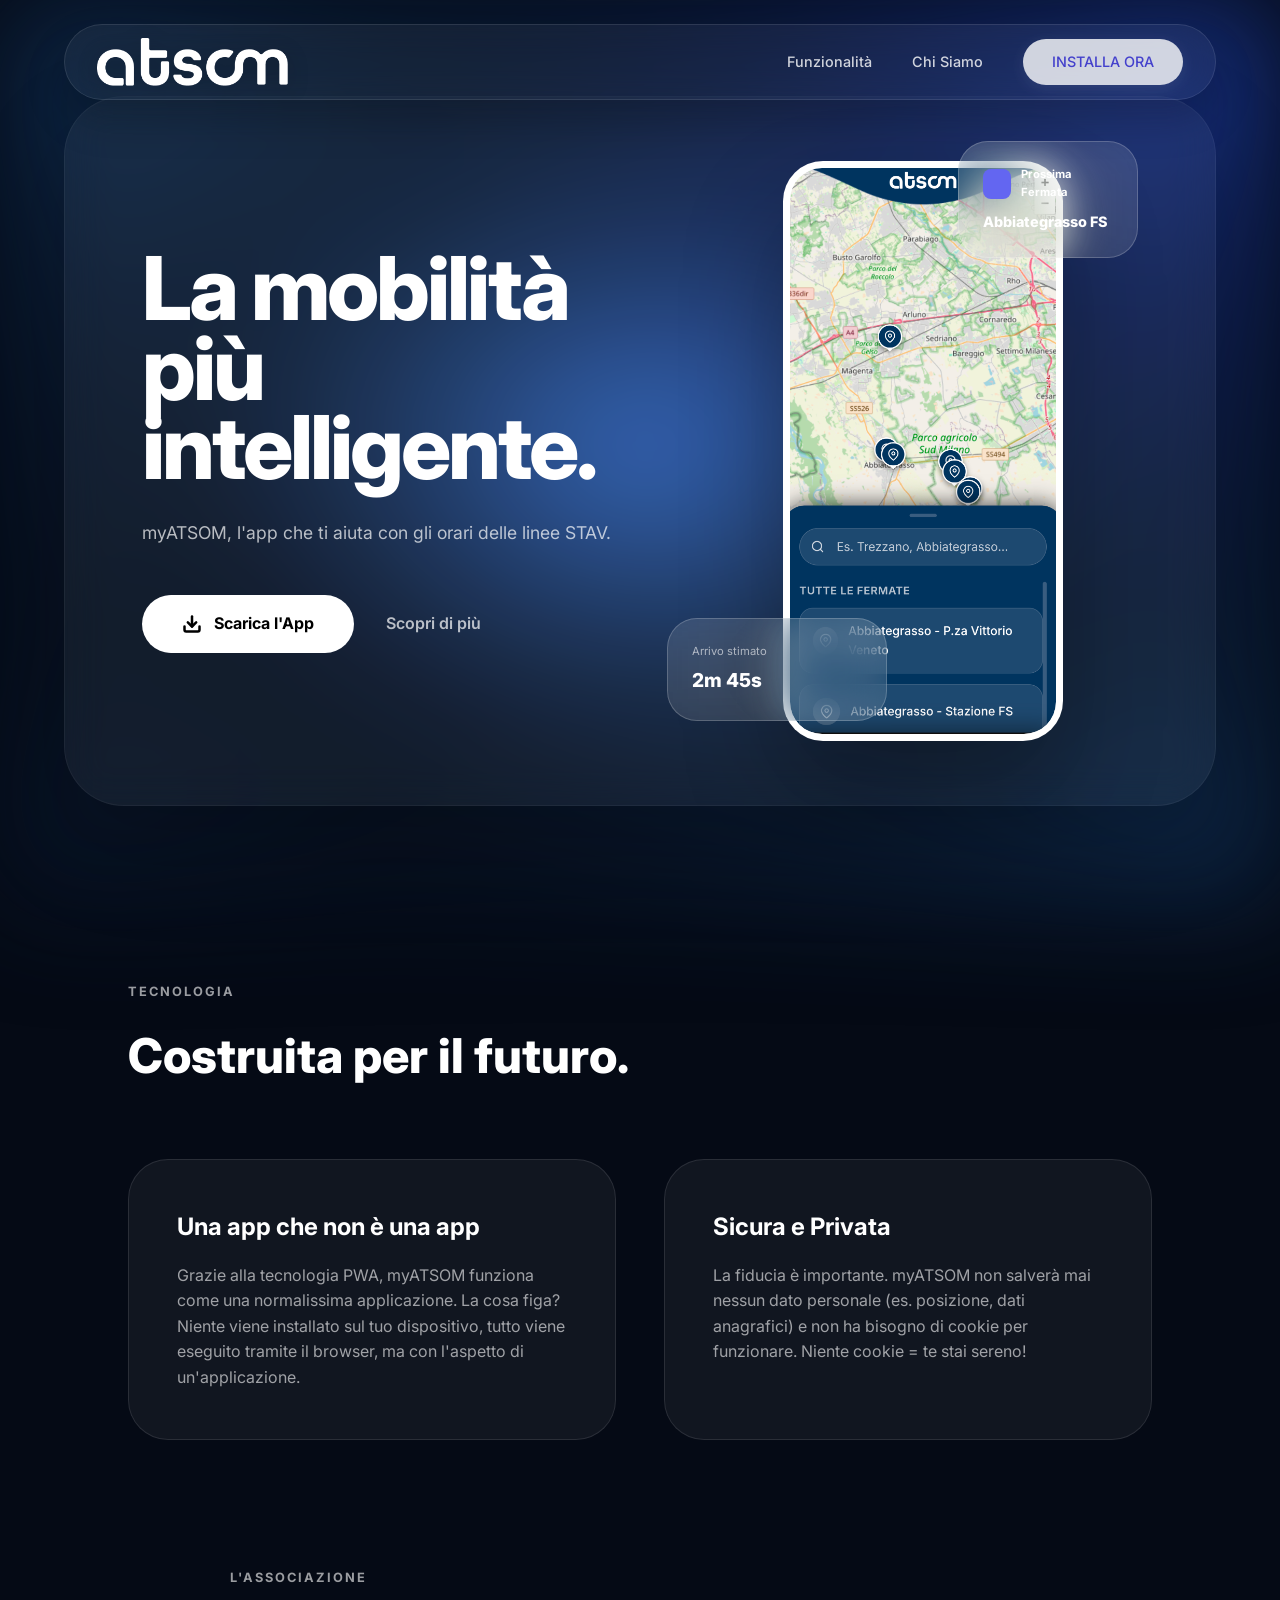
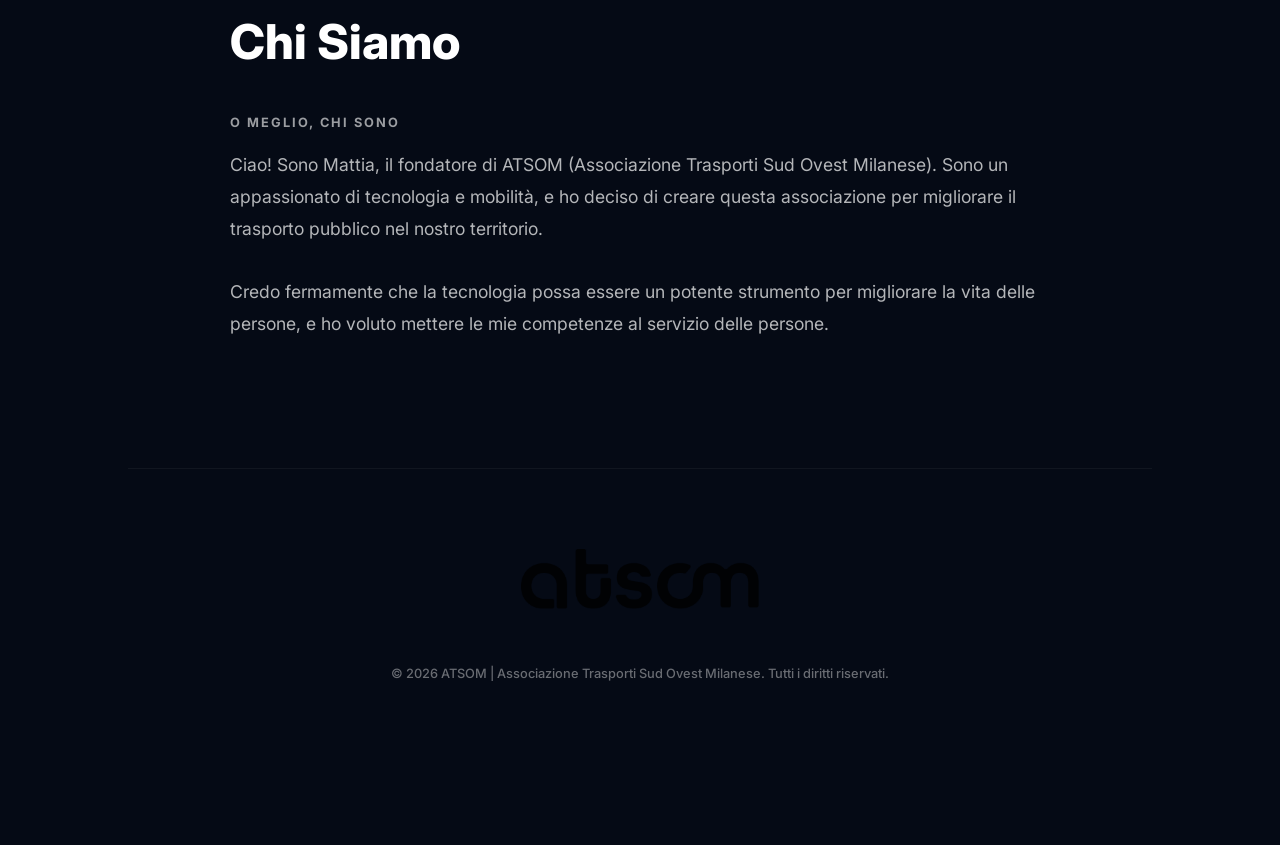
<file: index.html>
<!DOCTYPE html>
<html lang="it">

<head>
    <meta charset="UTF-8">
    <meta name="viewport" content="width=device-width, initial-scale=1.0">
    <meta name="theme-color" content="#4f46e5">
    <meta name="apple-mobile-web-app-status-bar-style" content="black-translucent">
    <link rel="manifest" href="manifest.json">
    <title>myATSOM | Il tuo mobility companion</title>
    <link rel="icon" type="image/png" href="FavIconAtsom.png">

    <!-- Supporto PWA iOS -->
    <meta name="apple-mobile-web-app-capable" content="yes">
    <meta name="apple-mobile-web-app-title" content="myATSOM">
    <link rel="apple-touch-icon" href="icon-192.png">
    <!-- Google Fonts: Inter -->
    <link rel="preconnect" href="https://fonts.googleapis.com">
    <link rel="preconnect" href="https://fonts.gstatic.com" crossorigin>
    <link href="https://fonts.googleapis.com/css2?family=Inter:wght@400;500;600;700;800;900&display=swap"
        rel="stylesheet">
    <link rel="stylesheet" href="style.css">
</head>

<body class="landing-body">
    <!-- Animated Mesh Background -->
    <div class="mesh-gradient"></div>

    <!-- NAVBAR LONDON -->
    <nav class="navbar">
        <a href="index.html" style="display: flex; align-items: center; text-decoration: none;">
            <img src="atsom.png" alt="ATSOM Logo"
                style="height: 48px; width: auto; filter: drop-shadow(0 4px 10px rgba(0,0,0,0.2));">
        </a>
        <div class="nav-links">
            <a href="#features">Funzionalità</a>
            <a href="#about">Chi Siamo</a>
            <a href="install.html" class="nav-btn-right">Installa ora</a>
        </div>
        <!-- Menu Toggle per Mobile -->
        <button class="menu-toggle" id="menuToggle">
            <span></span>
            <span></span>
            <span></span>
        </button>
    </nav>

    <!-- HERO LONDON -->
    <header class="hero">
        <div class="hero-content reveal">
            <h1>La mobilità<br>più intelligente.</h1>
            <p>myATSOM, l'app che ti aiuta con gli orari delle linee STAV.</p>
            <div class="hero-cta">
                <a href="install.html" class="btn-london-main">
                    <svg width="20" height="20" viewBox="0 0 24 24" fill="none" stroke="currentColor" stroke-width="3"
                        stroke-linecap="round" stroke-linejoin="round">
                        <path d="M21 15v4a2 2 0 0 1-2 2H5a2 2 0 0 1-2-2v-4"></path>
                        <polyline points="7 10 12 15 17 10"></polyline>
                        <line x1="12" y1="15" x2="12" y2="3"></line>
                    </svg>
                    Scarica l'App
                </a>
                <a href="#features" class="btn-london-sub">Scopri di più</a>
            </div>
        </div>

        <div class="hero-visual reveal">
            <!-- Floating Cards -->
            <div class="floating-card card-1" style="z-index: 3;">
                <div style="display: flex; align-items: center; gap: 10px; margin-bottom: 8px;">
                    <div style="width: 30px; height: 30px; background: #6366f1; border-radius: 8px;"></div>
                    <span style="font-size: 0.7rem; font-weight: 700; color: white;">Prossima Fermata</span>
                </div>
                <div style="font-size: 0.9rem; font-weight: 800; color: white;">Abbiategrasso FS</div>
            </div>

            <div class="floating-card card-2" style="z-index: 3;">
                <div style="font-size: 0.7rem; color: rgba(255,255,255,0.6); margin-bottom: 4px;">Arrivo stimato</div>
                <div style="font-size: 1.2rem; font-weight: 800; color: white;">2m 45s</div>
            </div>

            <!-- Main Mockup with Real Screenshot image -->
            <div class="mockup-main">
                <div class="mockup-inner" style="background: white;">
                    <img src="ScreenshotAppCell.png" alt="App Screenshot"
                        style="width: 100%; height: 100%; object-fit: cover; border-radius: 32px;"
                        onerror="this.src='atsom.png'; this.style.objectFit='contain';">
                </div>
            </div>
        </div>
    </header>

    <!-- ADDITIONAL CONTENT (Scorrevole) -->
    <section id="features" class="london-section">
        <span class="section-tag reveal">Tecnologia</span>
        <h2 style="font-size: 3rem; font-weight: 800; color: white; margin-bottom: 4rem;" class="reveal">Costruita per
            il futuro.</h2>
        <div style="display: grid; grid-template-columns: repeat(auto-fit, minmax(300px, 1fr)); gap: 3rem;">
            <div class="reveal"
                style="background: rgba(255,255,255,0.05); padding: 3rem; border-radius: 40px; border: 1px solid rgba(255,255,255,0.1);">
                <h3 style="color: white; font-size: 1.5rem; margin-bottom: 1rem;">Una app che non è una app</h3>
                <p style="color: rgba(255,255,255,0.6); line-height: 1.6;">Grazie alla tecnologia PWA, myATSOM
                    funziona
                    come una normalissima applicazione. La cosa figa? Niente viene installato sul tuo dispositivo,
                    tutto viene eseguito tramite il browser, ma con l'aspetto di un'applicazione.</p>
            </div>
            <div class="reveal"
                style="background: rgba(255,255,255,0.05); padding: 3rem; border-radius: 40px; border: 1px solid rgba(255,255,255,0.1); transition-delay: 0.1s;">
                <h3 style="color: white; font-size: 1.5rem; margin-bottom: 1rem;">Sicura e Privata</h3>
                <p style="color: rgba(255,255,255,0.6); line-height: 1.6;">La fiducia è importante. myATSOM non salverà
                    mai nessun dato personale (es. posizione, dati anagrafici) e non ha bisogno di cookie per
                    funzionare.
                    Niente cookie = te stai sereno!
                </p>
            </div>
        </div>
        <!-- CHI SIAMO SECTION -->
        <section id="about" class="london-section">
            <div style="display: flex; align-items: center; gap: 4rem; flex-wrap: wrap;">
                <div class="reveal" style="flex: 1; min-width: 300px;">
                    <span class="section-tag">L'Associazione</span>
                    <h2 style="font-size: 3rem; font-weight: 800; color: white; margin-bottom: 2rem;">Chi Siamo</h2>
                    <span class="section-tag">O meglio, chi sono</span>
                    <p style="color: rgba(255,255,255,0.7); line-height: 1.8; font-size: 1.1rem; margin-bottom: 2rem;">
                        Ciao! Sono Mattia, il fondatore di ATSOM (Associazione Trasporti Sud Ovest Milanese). Sono un
                        appassionato di tecnologia e mobilità, e ho deciso di creare questa associazione per migliorare
                        il
                        trasporto pubblico nel nostro territorio.
                    </p>
                    <p style="color: rgba(255,255,255,0.7); line-height: 1.8; font-size: 1.1rem;">
                        Credo fermamente che la tecnologia possa essere un potente strumento per migliorare la vita
                        delle persone, e ho voluto mettere le mie competenze al servizio delle persone.
                    </p>
                </div>
            </div>
        </section>

        <!-- FOOTER LONDON -->
        <footer style="padding: 5rem 10% 2rem; border-top: 1px solid rgba(255,255,255,0.05); text-align: center;">
            <div style="margin-bottom: 3rem; opacity: 0.8;">
                <img src="atsom.png" alt="ATSOM Logo"
                    style="height: 60px; width: auto; filter: grayscale(1) invert(1) brightness(2);">
            </div>
            <p style="color: rgba(255,255,255,0.4); font-size: 0.8rem; font-weight: 500;">&copy; 2026 ATSOM |
                Associazione
                Trasporti Sud Ovest Milanese. Tutti i diritti riservati.</p>
        </footer>

        <script>
            // Navbar Scroll Logic
            const nav = document.querySelector('.navbar');
            const menuToggle = document.getElementById('menuToggle');
            const navLinks = document.querySelector('.nav-links');

            window.addEventListener('scroll', () => {
                if (window.scrollY > 50) {
                    nav.classList.add('scrolled');
                } else {
                    nav.classList.remove('scrolled');
                }
            });

            // Hamburger Menu Toggle
            menuToggle.addEventListener('click', () => {
                navLinks.classList.toggle('active');
                menuToggle.classList.toggle('active');
            });

            // Chiudi menu quando si clicca un link
            document.querySelectorAll('.nav-links a').forEach(link => {
                link.addEventListener('click', () => {
                    navLinks.classList.remove('active');
                    menuToggle.classList.remove('active');
                });
            });

            // Reveal on Scroll
            const observer = new IntersectionObserver((entries) => {
                entries.forEach(entry => {
                    if (entry.isIntersecting) entry.target.classList.add('active');
                });
            }, { threshold: 0.1 });

            document.querySelectorAll('.reveal').forEach(el => observer.observe(el));

            if ('serviceWorker' in navigator) {
                navigator.serviceWorker.register('sw.js');
            }
        </script>
</body>

</html>
</file>
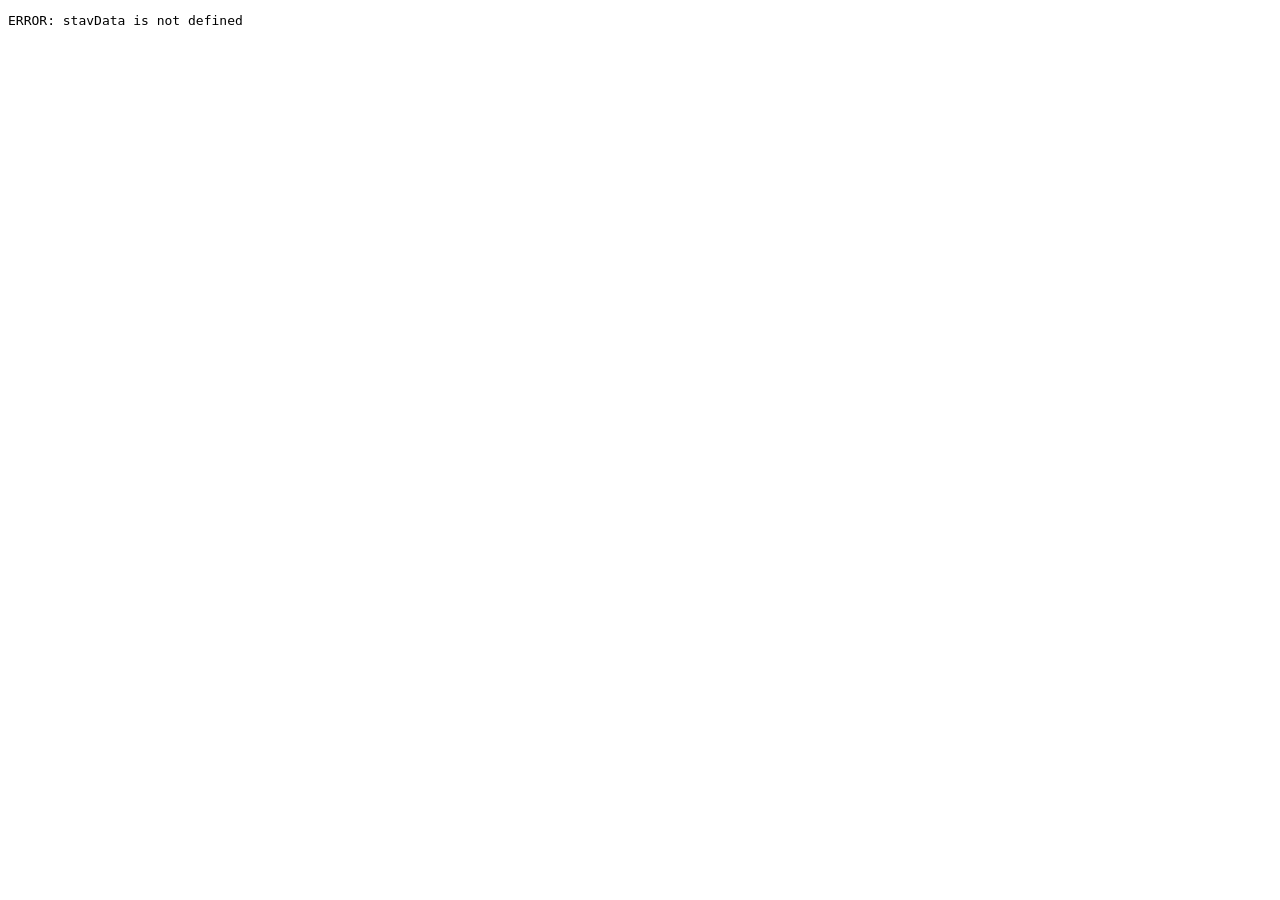
<file: convert.html>
<!DOCTYPE html>
<html>

<head>
    <meta charset="utf-8">
</head>

<body>
    <pre id="output">Attendere...</pre>
    <script src="data.js"></script>
    <script>
        window.onload = function () {
            try {
                const timeToMins = t => {
                    let ts = typeof t === 'string' ? t : t.time;
                    let [h, m] = ts.split(':');
                    return parseInt(h) * 60 + parseInt(m);
                };

                const getVar = t => {
                    return typeof t === 'string' ? null : t.variation?.trim();
                };

                const getTimeStr = t => {
                    return typeof t === 'string' ? t : t.time;
                };

                let newStops = stavData.stops.map(s => {
                    return {
                        id: s.id,
                        name: s.name,
                        lat: s.lat,
                        lng: s.lng
                    };
                });

                let linesMap = {};
                let events = [];

                stavData.stops.forEach(stop => {
                    if (!stop.routes) return;
                    stop.routes.forEach(route => {
                        let line = route.line;
                        let dest = route.destination;
                        let legend = route.legend || {};

                        if (!linesMap[line]) {
                            linesMap[line] = {
                                id: line,
                                name: line,
                                description: `Linea ${line}`,
                                color: line === 'Z553' ? '#e11d48' : (line === 'Z551' ? '#3b82f6' : (line === 'Z559' ? '#f59e0b' : '#10b981')),
                                dayTypes: {
                                    feriale_scolastico: [],
                                    feriale_non_scolastico: [],
                                    sabato_scolastico: [],
                                    sabato_non_scolastico: [],
                                    festivo: []
                                }
                            };
                        }

                        Object.keys(route.times).forEach(dayType => {
                            let timesArray = route.times[dayType] || [];
                            timesArray.forEach(t => {
                                events.push({
                                    stopId: stop.id,
                                    line: line,
                                    dest: dest,
                                    dayType: dayType,
                                    time: getTimeStr(t),
                                    mins: timeToMins(t),
                                    variation: getVar(t),
                                    legend: legend
                                });
                            });
                        });
                    });
                });

                let groups = {};
                events.forEach(e => {
                    let key = `${e.line}::${e.dayType}::${e.dest}`;
                    if (!groups[key]) groups[key] = [];
                    groups[key].push(e);
                });

                Object.keys(groups).forEach(key => {
                    let [line, dayType, dest] = key.split('::');
                    let groupEvents = groups[key];
                    groupEvents.sort((a, b) => a.mins - b.mins);

                    let trips = [];

                    while (groupEvents.length > 0) {
                        let current = groupEvents.shift();
                        let trip = [current];
                        let lastEvent = current;
                        let usedStops = new Set([current.stopId]);

                        while (true) {
                            let bestCandidate = null;
                            let bestScore = -Infinity;
                            for (let i = 0; i < groupEvents.length; i++) {
                                let e = groupEvents[i];
                                if (e.mins >= lastEvent.mins && e.mins <= lastEvent.mins + 50 && !usedStops.has(e.stopId)) {
                                    let score = -(e.mins - lastEvent.mins); // favorisce divario minore (>0)
                                    // Bonus variazione identica
                                    if (e.variation === lastEvent.variation) score += 100;
                                    else if (!e.variation && !lastEvent.variation) score += 50;
                                    else if (e.variation && lastEvent.variation && e.variation !== lastEvent.variation) score -= 200;

                                    if (score > bestScore) {
                                        bestScore = score;
                                        bestCandidate = e;
                                    }
                                }
                            }
                            if (!bestCandidate || bestScore < -150) break;
                            trip.push(bestCandidate);
                            lastEvent = bestCandidate;
                            usedStops.add(bestCandidate.stopId);
                            groupEvents.splice(groupEvents.indexOf(bestCandidate), 1);
                        }
                        // Non includere trip isolati di 1 sola fermata a meno che dest = origine
                        if (trip.length > 0) {
                            trips.push(trip);
                        }
                    }

                    let prefix = dayType.split('_').map(w => w[0].toUpperCase()).join('');
                    trips.forEach((tStops, idx) => {
                        let legendMappings = {};
                        tStops.forEach(t => Object.assign(legendMappings, t.legend));

                        let tripId = `${line}_${prefix}_${idx + 1}`;
                        let finalStops = tStops.map(ts => {
                            let res = { stopId: ts.stopId, time: ts.time };
                            if (ts.variation) res.variation = ts.variation;
                            return res;
                        });

                        linesMap[line].dayTypes[dayType].push({
                            tripId: tripId,
                            destination: dest,
                            stops: finalStops,
                            legend: legendMappings
                        });
                    });
                });

                let finalLines = Object.values(linesMap);

                let outputStr = `const stavData = {\n    // 1. ANAGRAFICA FERMATE (Flat List)\n    stops: ${JSON.stringify(newStops, null, 4)},\n\n    // 2. LINEE E CORSE (Trip-centric)\n    lines: ${JSON.stringify(finalLines, null, 4)}\n};\n\nif (typeof module !== "undefined" && module.exports) module.exports = stavData;\n`;

                document.getElementById('output').textContent = outputStr;
            } catch (e) {
                document.getElementById('output').textContent = 'ERROR: ' + e.message;
            }
        };
    </script>
</body>

</html>
</file>
<file: style.css>
:root {
    --bg-dark: #11335C;
    /* Sfondo scuro richiesto */
    --text-white: #FFFFFF;
    /* Testo bianco richiesto */
    --text-muted: rgba(255, 255, 255, 0.7);

    /* Variabili Glassmorphism */
    --glass-bg: rgba(255, 255, 255, 0.1);
    --glass-border: rgba(255, 255, 255, 0.2);
    --glass-shadow: 0 -8px 32px 0 rgba(0, 0, 0, 0.4);

    --card-radius: 28px;
    --pill-radius: 40px;
    --accent: rgba(255, 255, 255, 0.25);
}

* {
    box-sizing: border-box;
    margin: 0;
    padding: 0;
}

body {
    font-family: 'Inter', sans-serif;
    background-color: var(--bg-dark);
    color: var(--text-white);
    line-height: 1.6;
    display: flex;
    flex-direction: column;
    height: 100vh;
    overflow: hidden;
    position: relative;
    z-index: 1;
}

#map {
    position: absolute;
    top: 0;
    left: 0;
    width: 100vw;
    height: 100vh;
    z-index: 0;
}

.map-overlay {
    position: relative;
    z-index: 2;
    pointer-events: none;
}

.map-overlay>* {
    pointer-events: auto;
}

.custom-map-marker {
    background: transparent;
    border: none;
}

.custom-map-marker .marker-pin {
    width: 36px;
    height: 36px;
    border-radius: 50%;
    background: var(--bg-dark);
    border: 2px solid var(--text-white);
    color: var(--text-white);
    display: flex;
    align-items: center;
    justify-content: center;
    box-shadow: 0 4px 8px rgba(0, 0, 0, 0.4);
    transform: translate(-50%, -100%);
    position: absolute;
    top: 100%;
    left: 50%;
}

.custom-map-marker .marker-pin::after {
    content: '';
    position: absolute;
    bottom: -6px;
    left: 50%;
    transform: translateX(-50%);
    width: 0;
    height: 0;
    border-left: 6px solid transparent;
    border-right: 6px solid transparent;
    border-top: 6px solid var(--text-white);
}

.custom-map-marker .marker-pin svg {
    width: 18px;
    height: 18px;
}

.leaflet-container {
    font-family: 'Inter', sans-serif;
}

/* TOP WAVE BANNER */
.top-wave-banner {
    position: fixed;
    top: 0;
    left: 50%;
    transform: translateX(-50%);
    width: 100%;
    max-width: 600px;
    /* Same max-width of the app */
    z-index: 10;
    display: flex;
    justify-content: center;
    pointer-events: none;
}

.wave-bg {
    width: 100%;
    height: auto;
    display: block;
    /* Assicuriamoci che non ci siano spazi vuoti sotto */
}

.wave-logo {
    position: absolute;
    top: 15px;
    left: 50%;
    transform: translateX(-50%);
    height: 34px;
    width: auto;
}

/* RESPONSIVE LOGO */
@media (max-width: 600px) {
    .wave-logo {
        height: 6vw;
        top: 2.5vw;
    }
}


/* HEADER CON TITOLI */
.app-header {
    padding: 60px 1.5rem 0.5rem;
    /* Aumentato il padding-top per fare spazio all'onda */
    text-align: left;
    max-width: 600px;
    margin: 0 auto;
    width: 100%;
}

.header-content {
    background: var(--glass-bg);
    backdrop-filter: blur(12px);
    -webkit-backdrop-filter: blur(12px);
    border: 1px solid var(--glass-border);
    border-radius: 20px;
    padding: 1rem 1.5rem;
    box-shadow: 0 4px 15px rgba(0, 0, 0, 0.3);
    margin-bottom: 1rem;
}

.header-content h1 {
    font-size: 2rem;
    font-weight: 800;
    letter-spacing: -0.5px;
    margin-bottom: 0.25rem;
    line-height: 1.2;
}

.header-content p {
    font-size: 0.95rem;
    color: var(--text-muted);
    font-weight: 400;
    margin-bottom: 1.5rem;
}

.header-image-container {
    width: 100%;
    height: 140px;
    border-radius: var(--card-radius);
    overflow: hidden;
    margin-bottom: 1rem;
    background: var(--glass-bg);
    border: 1px solid var(--glass-border);
    position: relative;
    display: flex;
    align-items: center;
    justify-content: center;
}

.header-image-container::before {
    content: "Inserisci Immagine Header";
    position: absolute;
    color: var(--text-muted);
    font-size: 0.9rem;
    z-index: 0;
}

.header-img {
    width: 100%;
    height: 100%;
    object-fit: cover;
    z-index: 1;
    opacity: 0;
    /* Nascondi temporaneamente finché non c'è una vera src */
}

/* MAIN CONTENT / BOTTOM PANEL */
.map-bottom-panel {
    position: absolute;
    bottom: 0;
    left: 50%;
    transform: translateX(-50%) translateY(calc(100% - 40vh + var(--drag-y, 0px)));
    width: 100%;
    max-width: 600px;
    height: 85vh;
    /* Altezza massima aperto a schermo quasi intero */
    background: var(--bg-dark);
    border-top-left-radius: 32px;
    border-top-right-radius: 32px;
    box-shadow: 0 -4px 30px rgba(0, 0, 0, 0.6);
    padding: 0 1.5rem 0;
    display: flex;
    flex-direction: column;
    pointer-events: auto;
    z-index: 5;
    transition: transform 0.4s cubic-bezier(0.16, 1, 0.3, 1);
    will-change: transform;
}

.map-bottom-panel.expanded {
    transform: translateX(-50%) translateY(calc(0px + var(--drag-y, 0px)));
}

.map-bottom-panel.map-hidden {
    transform: translateX(-50%) translateY(120vh) !important;
}

/* --- SEARCH SECTION --- */
.map-bottom-panel.dragging {
    transition: none;
}

.panel-handle-container {
    width: 100%;
    padding: 12px 0 16px;
    display: flex;
    justify-content: center;
    align-items: center;
    cursor: pointer;
    flex-shrink: 0;
}

.panel-handle {
    width: 40px;
    height: 5px;
    background: var(--glass-border);
    border-radius: 10px;
    transition: background 0.3s;
}

.panel-handle-container:hover .panel-handle {
    background: var(--text-muted);
}

#search-section {
    display: flex;
    flex-direction: column;
    flex: 1;
    overflow: hidden;
}

/* BANNER SERVIZIO SOSPESO */
.alert-banner {
    background: rgba(255, 71, 87, 0.15);
    border: 1px solid rgba(255, 71, 87, 0.4);
    border-radius: 20px;
    padding: 1.2rem;
    display: flex;
    align-items: center;
    gap: 15px;
    margin-bottom: 1.5rem;
    color: var(--text-white);
    backdrop-filter: blur(10px);
    -webkit-backdrop-filter: blur(10px);
    box-shadow: 0 4px 20px rgba(255, 71, 87, 0.2);
}

.alert-banner.hidden {
    display: none;
}

.alert-banner svg {
    color: #ff4757;
    flex-shrink: 0;
}

.alert-banner strong {
    display: block;
    color: #ff4757;
    font-size: 1.1rem;
    margin-bottom: 4px;
}

.alert-banner p {
    font-size: 0.9rem;
    opacity: 0.9;
    line-height: 1.3;
}

.section-title {
    font-size: 1.3rem;
    margin-bottom: 1rem;
    font-weight: 600;
}

/* SEARCH BAR */
.search-container {
    position: relative;
    margin-bottom: 1.5rem;
    display: flex;
    align-items: center;
    background: var(--glass-bg);
    backdrop-filter: blur(12px);
    -webkit-backdrop-filter: blur(12px);
    border: 1px solid var(--glass-border);
    border-radius: var(--pill-radius);
    padding: 0.5rem 1rem;
}

.search-icon {
    color: var(--text-white);
    margin-right: 10px;
    opacity: 0.8;
}

.search-container input {
    flex: 1;
    background: transparent;
    border: none;
    color: var(--text-white);
    font-family: inherit;
    font-size: 1.1rem;
    padding: 0.5rem;
    outline: none;
}

.search-container input::placeholder {
    color: var(--text-muted);
}

/* LISTE E SEZIONI */
.lists-container {
    flex: 1;
    overflow-y: auto;
    display: flex;
    flex-direction: column;
    padding-bottom: 2rem;
}

.list-section {
    margin-bottom: 1.5rem;
}

.list-section.hidden {
    display: none;
}

.section-subtitle {
    font-size: 1rem;
    font-weight: 600;
    color: var(--text-muted);
    margin-bottom: 0.8rem;
    text-transform: uppercase;
    letter-spacing: 0.5px;
    display: flex;
    align-items: center;
    gap: 8px;
}

.live-dot {
    width: 8px;
    height: 8px;
    background-color: #2ecc71;
    /* Verde smeraldo */
    border-radius: 50%;
    display: inline-block;
    box-shadow: 0 0 0 rgba(46, 204, 113, 0.4);
    animation: pulse-live 1.5s infinite;
}

@keyframes pulse-live {
    0% {
        transform: scale(0.95);
        box-shadow: 0 0 0 0 rgba(46, 204, 113, 0.7);
    }

    70% {
        transform: scale(1);
        box-shadow: 0 0 0 10px rgba(46, 204, 113, 0);
    }

    100% {
        transform: scale(0.95);
        box-shadow: 0 0 0 0 rgba(46, 204, 113, 0);
    }
}

h1,
h2,
h3,
h4,
h5,
h6 {
    font-weight: 700;
}

/* SPLASH SCREEN */
.splash-container {
    position: fixed;
    top: 0;
    left: 0;
    width: 100vw;
    height: 100vh;
    background-color: var(--bg-dark);
    display: flex;
    justify-content: center;
    align-items: center;
    z-index: 9999;
    transition: opacity 0.5s ease-out, visibility 0.5s ease-out;
}

.splash-container.hidden {
    opacity: 0;
    visibility: hidden;
}

.splash-logo {
    width: auto;
    height: 50px;
    /* Adjust size based on design, made smaller as requested */
    max-width: 80%;
}

.splash-footer {
    position: absolute;
    bottom: 30px;
    left: 50%;
    transform: translateX(-50%);
    color: var(--text-white);
    font-size: 0.75rem;
    font-weight: 500;
    opacity: 0.8;
    white-space: nowrap;
    text-align: center;
}

ul {
    list-style: none;
}

.results-list {
    list-style: none;
}

.results-list li {
    background: var(--glass-bg);
    backdrop-filter: blur(10px);
    -webkit-backdrop-filter: blur(10px);
    border: 1px solid var(--glass-border);
    border-radius: 20px;
    margin-bottom: 1rem;
    padding: 1.2rem;
    cursor: pointer;
    transition: transform 0.2s, background 0.2s;
    display: flex;
    align-items: center;
    font-weight: 500;
    font-size: 1.1rem;
}

.results-list li.stop-ticket-card {
    display: flex;
    flex-direction: column;
    align-items: stretch;
    padding: 0;
    /* padding reset for ticket parts */
    overflow: hidden;
}

.stop-ticket-header {
    display: flex;
    align-items: center;
    padding: 1.2rem;
}

.stop-ticket-icon {
    margin-right: 15px;
    background: rgba(255, 255, 255, 0.2);
    padding: 8px;
    border-radius: 50%;
    width: 40px;
    height: 40px;
    display: flex;
    align-items: center;
    justify-content: center;
    flex-shrink: 0;
}

.stop-ticket-name {
    flex: 1;
    font-weight: 600;
    line-height: 1.3;
}

.stop-ticket-distance {
    font-size: 0.85rem;
    color: var(--text-muted);
    font-weight: 400;
    margin-left: 10px;
    white-space: nowrap;
}

.stop-ticket-divider {
    height: 1px;
    width: 100%;
    border-top: 2px dashed rgba(255, 255, 255, 0.2);
    position: relative;
}

.stop-ticket-divider::before,
.stop-ticket-divider::after {
    content: '';
    position: absolute;
    top: -8px;
    width: 16px;
    height: 16px;
    background: var(--bg-dark);
    border-radius: 50%;
}

.stop-ticket-divider::before {
    left: -8px;
}

.stop-ticket-divider::after {
    right: -8px;
}

.stop-ticket-footer {
    padding: 0.8rem 1.2rem;
    display: flex;
    flex-wrap: wrap;
    gap: 6px;
    background: rgba(0, 0, 0, 0.1);
}

.ticket-line-chip {
    padding: 2px 8px;
    border-radius: 6px;
    font-size: 0.8rem;
    font-weight: 700;
    box-shadow: 0 2px 4px rgba(0, 0, 0, 0.1);
}

.empty-state-container {
    display: flex;
    flex-direction: column;
    align-items: center;
    justify-content: center;
    padding: 1rem 1rem;
    text-align: center;
}

.empty-state-img {
    width: 100px;
    height: auto;
    margin-bottom: 0.8rem;
}

.empty-state-title {
    font-size: 1.15rem;
    font-weight: 700;
    margin-bottom: 0.3rem;
}

.empty-state-subtitle {
    font-size: 0.85rem;
    color: var(--text-muted);
    max-width: 90%;
    line-height: 1.3;
}

.btn-return-center {
    margin-top: 15px;
    padding: 10px 20px;
    background: linear-gradient(135deg, #0984e3, #74b9ff);
    color: white;
    border: none;
    border-radius: 20px;
    font-size: 0.95rem;
    font-weight: 700;
    box-shadow: 0 4px 15px rgba(9, 132, 227, 0.4);
    cursor: pointer;
    transition: transform 0.2s ease, box-shadow 0.2s ease;
    display: flex;
    align-items: center;
    gap: 8px;
    font-family: inherit;
}

.btn-return-center:hover {
    transform: translateY(-2px);
    box-shadow: 0 6px 20px rgba(9, 132, 227, 0.6);
}

.btn-return-center:active {
    transform: translateY(1px);
}

.results-list li.line-result-card {
    display: flex;
    flex-direction: column;
    align-items: stretch;
    padding: 0;
    overflow: hidden;
    cursor: pointer;
}

.line-result-header {
    display: flex;
    align-items: center;
    padding: 1.2rem;
    gap: 15px;
}

.line-result-dest {
    flex: 1;
    line-height: 1.2;
}

.results-list li:hover {
    background: var(--accent);
    transform: translateY(-2px);
}

.stop-icon {
    margin-right: 15px;
    background: rgba(255, 255, 255, 0.2);
    padding: 8px;
    border-radius: 50%;
    width: 40px;
    height: 40px;
    display: flex;
    align-items: center;
    justify-content: center;
}

/* OVERLAY MODAL */
.overlay {
    position: fixed;
    top: 0;
    left: 0;
    width: 100vw;
    height: 100vh;
    background-color: rgba(0, 0, 0, 0.6);
    backdrop-filter: blur(4px);
    z-index: 10;
    opacity: 1;
    transition: opacity 0.3s ease;
}

.overlay.hidden {
    opacity: 0;
    pointer-events: none;
}

/* BOTTOM SHEET MODAL */
.bottom-sheet {
    position: fixed;
    bottom: 0;
    left: 0;
    width: 100%;
    height: 90vh;
    /* Copre quasi tutto lo schermo */
    background: rgba(17, 51, 92, 0.85);
    /* Leggermente trasparente sul blu */
    backdrop-filter: blur(24px);
    -webkit-backdrop-filter: blur(24px);
    border-top-left-radius: 32px;
    border-top-right-radius: 32px;
    border-top: 1px solid var(--glass-border);
    box-shadow: var(--glass-shadow);
    z-index: 20;
    display: flex;
    flex-direction: column;
    transform: translateY(0);
    transition: transform 0.6s cubic-bezier(0.16, 1, 0.3, 1);
    /* Animazione più lenta, fluida e senza rimbalzo */
}

.bottom-sheet.hidden {
    transform: translateY(100%);
}

.bottom-sheet.map-peek {
    /* Lascia scorgere circa 100px dall'alto (header + spazio) per far capire che c'è */
    transform: translateY(calc(100% - 100px));
}

.sheet-handle {
    width: 40px;
    height: 5px;
    background: var(--glass-border);
    border-radius: 10px;
    margin: 12px auto;
}

.sheet-header {
    padding: 0 1.5rem 1.5rem;
    display: flex;
    align-items: center;
    border-bottom: 1px solid var(--glass-border);
    position: relative;
}

.stop-image-circular {
    width: 60px;
    height: 60px;
    border-radius: 50%;
    background: var(--glass-bg);
    border: 2px solid var(--text-white);
    margin-right: 15px;
    overflow: hidden;
    flex-shrink: 0;
    display: flex;
    align-items: center;
    justify-content: center;
    font-size: 0.7rem;
    text-align: center;
    color: var(--text-muted);
}

.stop-image-circular img {
    width: 100%;
    height: 100%;
    object-fit: cover;
    opacity: 0;
    /* Nascondi finché non c'è una src */
}

.stop-title {
    font-size: 1.5rem;
    font-weight: 700;
    line-height: 1.2;
    flex: 1;
    padding-right: 10px;
}

.header-actions {
    display: flex;
    align-items: center;
}

.close-btn,
.icon-btn {
    background: var(--glass-bg);
    border: none;
    color: var(--text-white);
    width: 36px;
    height: 36px;
    border-radius: 50%;
    display: flex;
    align-items: center;
    justify-content: center;
    cursor: pointer;
    transition: background 0.2s;
}

.close-btn:hover,
.icon-btn:hover {
    background: var(--accent);
}

.sheet-content {
    padding: 1.5rem;
    overflow-y: auto;
    flex: 1;
}

/* CARTA IN EVIDENZA: PROSSIMO BUS */
.highlight-card {
    background: linear-gradient(135deg, rgba(255, 255, 255, 0.2) 0%, rgba(255, 255, 255, 0.05) 100%);
    border: 1px solid var(--glass-border);
    border-radius: 24px;
    padding: 1.5rem;
    margin-bottom: 2rem;
    position: relative;
    overflow: hidden;
    box-shadow: 0 10px 30px rgba(0, 0, 0, 0.2);
}

.highlight-card.hidden {
    display: none;
}

.highlight-card::before {
    content: '';
    position: absolute;
    top: -50px;
    right: -50px;
    width: 150px;
    height: 150px;
    background: rgba(255, 255, 255, 0.2);
    filter: blur(40px);
    border-radius: 50%;
}

.highlight-badge {
    display: inline-block;
    background: var(--text-white);
    color: var(--bg-dark);
    font-size: 0.8rem;
    font-weight: 700;
    text-transform: uppercase;
    padding: 4px 12px;
    margin-bottom: 1rem;
    letter-spacing: 1px;
    border-radius: 12px;
    /* Aumentato il radius come richiesto */
    transition: all 0.3s ease;
}

/* MAP LOADER */
.map-loader {
    position: absolute;
    top: 50%;
    left: 50%;
    transform: translate(-50%, -50%);
    z-index: 2000;
    background: var(--bg-dark);
    padding: 24px 32px;
    border-radius: 16px;
    box-shadow: 0 10px 40px rgba(0, 0, 0, 0.6);
    display: flex;
    flex-direction: column;
    align-items: center;
    gap: 16px;
    font-weight: 600;
    color: var(--text-white);
    border: 1px solid var(--glass-border);
}

.map-loader.hidden {
    display: none;
}

.map-loader .loader-spinner {
    width: 42px;
    height: 42px;
    border: 4px solid rgba(255, 255, 255, 0.15);
    border-top-color: var(--text-white);
    border-radius: 50%;
    animation: route-spin 1s cubic-bezier(0.55, 0.085, 0.68, 0.53) infinite;
}

@keyframes route-spin {
    to {
        transform: rotate(360deg);
    }
}

.highlight-badge.urgent {
    background: #ff4757;
    color: white;
    box-shadow: 0 0 15px rgba(255, 71, 87, 0.4);
    animation: pulse-urgent 1.5s infinite;
}

@keyframes pulse-urgent {
    0% {
        box-shadow: 0 0 0 0 rgba(255, 71, 87, 0.6);
    }

    70% {
        box-shadow: 0 0 0 10px rgba(255, 71, 87, 0);
    }

    100% {
        box-shadow: 0 0 0 0 rgba(255, 71, 87, 0);
    }
}

.highlight-main {
    display: flex;
    align-items: center;
    margin-bottom: 1.5rem;
}

.highlight-time-left {
    display: flex;
    flex-direction: column;
    align-items: center;
    justify-content: center;
    background: var(--glass-bg);
    border: 1px solid var(--text-white);
    border-radius: 20px;
    width: 90px;
    height: 90px;
    margin-right: 1.5rem;
    flex-shrink: 0;
}

.huge-text {
    font-size: 2.2rem;
    font-weight: 800;
    line-height: 1;
}

.small-text {
    font-size: 0.85rem;
    text-transform: uppercase;
    opacity: 0.8;
    margin-top: 4px;
}

.highlight-info {
    flex: 1;
}

.highlight-line {
    font-size: 1.4rem;
    font-weight: 800;
    margin-bottom: 0.25rem;
}

.highlight-dest {
    font-size: 1rem;
    opacity: 0.9;
    line-height: 1.3;
}

.highlight-footer {
    border-top: 1px dashed var(--glass-border);
    padding-top: 1rem;
    display: flex;
    justify-content: space-between;
    font-size: 0.95rem;
}

.highlight-footer strong {
    font-size: 1.1rem;
}

/* SOTTO-TITOLO LISTA LINEE */
.subtitle {
    font-size: 1.1rem;
    font-weight: 600;
    margin-bottom: 1rem;
    color: var(--text-muted);
}

/* DAY CHIPS SELECTOR */
.day-chips-container {
    display: flex;
    overflow-x: auto;
    gap: 10px;
    padding-bottom: 1rem;
    margin-bottom: 1rem;
    border-bottom: 1px dashed var(--glass-border);
    -webkit-overflow-scrolling: touch;
    scrollbar-width: none;
    /* Firefox */
}

.day-chips-container::-webkit-scrollbar {
    display: none;
    /* Chrome, Safari, Edge */
}

.day-chip {
    background: rgba(255, 255, 255, 0.1);
    border: 1px solid var(--glass-border);
    border-radius: var(--pill-radius);
    color: var(--text-white);
    padding: 0.5rem 1rem;
    font-size: 0.9rem;
    font-weight: 500;
    white-space: nowrap;
    cursor: pointer;
    transition: all 0.3s;
}

.day-chip.active {
    background: var(--text-white);
    color: var(--bg-dark);
    font-weight: 700;
}

/* ROUTES LIST NEL MODAL */
.route-card {
    background: rgba(255, 255, 255, 0.05);
    border: 1px solid var(--glass-border);
    border-radius: 20px;
    padding: 1.25rem;
    margin-bottom: 1rem;
}

.route-header {
    display: flex;
    align-items: center;
    cursor: pointer;
}

.route-line {
    background: transparent;
    border: 1px solid var(--text-white);
    color: var(--text-white);
    font-weight: 700;
    padding: 0.25rem 0.75rem;
    border-radius: var(--pill-radius);
    font-size: 0.9rem;
    margin-right: 10px;
}

.route-dest {
    font-weight: 500;
    font-size: 1.05rem;
    flex: 1;
}

.chevron-icon {
    width: 24px;
    height: 24px;
    opacity: 0.7;
    transition: transform 0.3s cubic-bezier(0.16, 1, 0.3, 1);
}

.accordion-open .chevron-icon {
    transform: rotate(180deg);
}

.accordion-content {
    margin-top: 0;
    padding-top: 0;
    border-top: 1px solid transparent;
}

.accordion-content.hidden {
    display: none;
}

.times-grid {
    display: flex;
    flex-wrap: wrap;
    gap: 8px;
}

.time-badge {
    padding: 0.4rem 0.8rem;
    border-radius: var(--pill-radius);
    font-weight: 600;
    font-size: 0.9rem;
    background: var(--glass-bg);
    border: 1px solid var(--glass-border);
    color: var(--text-white);
    display: inline-flex;
    flex-direction: column;
    align-items: center;
    justify-content: center;
}

.time-variation {
    font-size: 0.75rem;
    font-weight: 700;
    color: #ffd1dc;
    /* Un colore leggermente diverso per farlo risaltare */
    margin-left: 2px;
    vertical-align: super;
}

/* LEGENDA */
.times-legend {
    margin-top: 1rem;
    padding-top: 1rem;
    border-top: 1px dashed var(--glass-border);
    display: flex;
    flex-direction: column;
    gap: 6px;
}

.legend-item {
    display: flex;
    align-items: flex-start;
    gap: 8px;
    font-size: 0.85rem;
    color: var(--text-muted);
}

.legend-symbol {
    font-weight: 800;
    color: #ffd1dc;
    min-width: 15px;
    text-align: center;
}

.time-badge.past {
    background: transparent;
    border: none;
    color: var(--text-muted);
    text-decoration: line-through;
}

/* Tolto pulse-white dalle badge normali perché ora c'è la highlight card */
.time-badge.next {
    background: var(--text-white);
    color: var(--bg-dark);
    border-color: var(--text-white);
}

/* Scrollbar personalizzata */
::-webkit-scrollbar {
    width: 6px;
}

::-webkit-scrollbar-track {
    background: transparent;
}

::-webkit-scrollbar-thumb {
    background: rgba(255, 255, 255, 0.2);
    border-radius: 10px;
}

/* CUSTOM MAP POPUP */
.atsom-map-popup .leaflet-popup-content-wrapper {
    background: rgba(17, 51, 92, 0.85);
    /* Dark blue theme color with opacity */
    backdrop-filter: blur(12px);
    -webkit-backdrop-filter: blur(12px);
    border: 1px solid var(--glass-border);
    border-radius: 20px;
    box-shadow: 0 8px 32px rgba(0, 0, 0, 0.4);
    color: var(--text-white);
    padding: 0;
    overflow: hidden;
}

.atsom-map-popup .leaflet-popup-tip-container {
    display: none;
    /* Nascondiamo la freccetta bianca nativa per un look più clean a bolla */
}

.atsom-map-popup .leaflet-popup-content {
    margin: 0;
    width: 250px !important;
}

.custom-popup-content {
    padding: 16px;
    display: flex;
    flex-direction: column;
    gap: 8px;
}

.timeline-list-premium {
    padding: 20px;
}

.timeline-row {
    display: flex;
    min-height: 60px;
    align-items: flex-start;
    transition: background-color 0.3s;
    border-radius: 12px;
    padding: 8px;
    cursor: pointer;
}

.timeline-row:hover {
    background-color: rgba(255, 255, 255, 0.05);
}

.timeline-time {
    width: 65px;
    font-size: 1rem;
    font-weight: 700;
    color: var(--text-white);
    text-align: right;
    padding-right: 15px;
    padding-top: 2px;
    flex-shrink: 0;
}

.popup-header {
    display: flex;
    justify-content: space-between;
    align-items: center;
}

.popup-time {
    font-size: 1.6rem;
    font-weight: 800;
    color: var(--text-white);
    letter-spacing: -0.5px;
}

.popup-stop-name {
    font-size: 0.95rem;
    font-weight: 500;
    color: var(--text-white);
    line-height: 1.3;
    padding-bottom: 12px;
    border-bottom: 1px solid rgba(255, 255, 255, 0.15);
}

.popup-lines-container {
    display: flex;
    flex-wrap: wrap;
    gap: 6px;
    padding-top: 4px;
}

.popup-line-chip {
    padding: 4px 10px;
    border-radius: 12px;
    font-size: 0.8rem;
    font-weight: 700;
    color: #fff;
    display: flex;
    align-items: center;
    justify-content: center;
    box-shadow: 0 2px 4px rgba(0, 0, 0, 0.3);
}

/* CONNESSIONI POPUP (Metro/Treni) */
.popup-separator {
    width: 100%;
    height: 1px;
    border-top: 1px dashed rgba(255, 255, 255, 0.3);
    margin: 8px 0;
}

.popup-connections-container {
    display: flex;
    flex-wrap: wrap;
    gap: 8px;
    padding-bottom: 4px;
}

.popup-connection-pill {
    background: rgba(255, 255, 255, 0.1);
    border: 1px solid rgba(255, 255, 255, 0.2);
    border-radius: 20px;
    color: var(--text-white);
    padding: 0.4rem 0.8rem;
    font-size: 0.9rem;
    font-weight: 700;
    display: flex;
    /* better wrapping control */
    align-items: center;
    gap: 10px;
    /* slightly more breathable gap */
    cursor: default;
    width: fit-content;
    max-width: 100%;
    /* don't overflow parent */
}

.popup-connection-pill span {
    line-height: 1.3;
    /* cleaner multi-line text */
}

.popup-connection-icon-wrapper {
    display: flex;
    align-items: center;
    justify-content: center;
    min-width: 24px;
    /* Just a bit more space */
    height: 20px;
    padding: 0 4px;
    border-radius: 4px;
    flex-shrink: 0;
    /* CRITICAL: prevent squishing from text */
}

.popup-connection-icon {
    width: auto;
    height: 16px;
    max-width: 60px;
    object-fit: contain;
    flex-shrink: 0;
    display: block;
}

::-webkit-scrollbar-thumb:hover {
    background: rgba(255, 255, 255, 0.4);
}


/* INSTALL OVERLAY PWA */
.install-overlay {
    position: fixed;
    top: 0;
    left: 0;
    width: 100vw;
    height: 100vh;
    background: var(--bg-dark);
    z-index: 9999;
    display: flex;
    /* Assicura la visibilità e il centramento */
    align-items: center;
    justify-content: center;
    padding: 2rem;
}

.install-card {
    background: linear-gradient(135deg, rgba(255, 255, 255, 0.1) 0%, rgba(17, 51, 92, 0.8) 100%);
    backdrop-filter: blur(20px);
    -webkit-backdrop-filter: blur(20px);
    border: 1px solid var(--glass-border);
    border-radius: 32px;
    padding: 3rem 2rem;
    max-width: 400px;
    width: 100%;
    text-align: center;
    box-shadow: 0 20px 50px rgba(0, 0, 0, 0.5);
    animation: slideUpFade 0.6s cubic-bezier(0.16, 1, 0.3, 1);
}

@keyframes slideUpFade {
    from {
        transform: translateY(30px);
        opacity: 0;
    }

    to {
        transform: translateY(0);
        opacity: 1;
    }
}

.install-logo {
    width: 80px;
    height: auto;
    margin-bottom: 1.5rem;
    filter: drop-shadow(0 4px 10px rgba(255, 255, 255, 0.2));
}

.install-card h2 {
    font-size: 2rem;
    font-weight: 800;
    margin-bottom: 1rem;
    color: var(--text-white);
}

.install-card p {
    font-size: 1rem;
    color: var(--text-muted);
    line-height: 1.5;
    margin-bottom: 2rem;
}

.install-btn-premium {
    background: var(--text-white);
    color: var(--bg-dark);
    border: none;
    padding: 1rem 2.5rem;
    font-size: 1.1rem;
    font-weight: 700;
    border-radius: var(--pill-radius);
    cursor: pointer;
    box-shadow: 0 10px 20px rgba(0, 0, 0, 0.2);
    transition: transform 0.2s, box-shadow 0.2s;
    width: 100%;
}

.install-btn-premium:hover {
    transform: translateY(-2px);
    box-shadow: 0 15px 30px rgba(0, 0, 0, 0.3);
}

.ios-steps {
    text-align: left;
    background: rgba(255, 255, 255, 0.05);
    padding: 1.5rem;
    border-radius: 20px;
    margin-bottom: 2rem;
}

.step {
    display: flex;
    align-items: flex-start;
    gap: 12px;
    margin-bottom: 12px;
}

.step:last-child {
    margin-bottom: 0;
}

.step-num {
    background: var(--text-white);
    color: var(--bg-dark);
    width: 24px;
    height: 24px;
    border-radius: 50%;
    display: flex;
    align-items: center;
    justify-content: center;
    font-weight: 800;
    font-size: 0.8rem;
    flex-shrink: 0;
}

.install-footer {
    font-size: 0.85rem !important;
    opacity: 0.6;
    margin-top: 2rem;
    margin-bottom: 0 !important;
}

.install-instructions.hidden {
    display: none;
}

/* LANDING & INSTALL PAGE PREMIUM RESET */
.landing-body,
.install-body {
    background: #050a15;
    /* Sfondo profondo */
    color: var(--text-white);
    overflow-y: auto !important;
    /* Riabilita lo scroll verticale */
    overflow-x: hidden;
    height: auto !important;
    /* Permette alla pagina di allungarsi */
    display: block !important;
    /* Rimuove il layout flex dell'app mappa */
    scroll-behavior: smooth;
    position: relative;
}

/* LONDON STYLE - MESH GRADIENT & ULTRA MODERN */
.mesh-gradient {
    position: fixed;
    top: 0;
    left: 0;
    width: 100%;
    height: 100%;
    z-index: -1;
    background:
        radial-gradient(at 0% 0%, #11335C 0px, transparent 50%),
        radial-gradient(at 100% 0%, #1e40af 0px, transparent 50%),
        radial-gradient(at 100% 100%, #11335C 0px, transparent 50%),
        radial-gradient(at 0% 100%, #0a192f 0px, transparent 50%),
        radial-gradient(at 50% 50%, #3b82f6 0px, transparent 50%);
    filter: blur(60px);
    opacity: 0.8;
    animation: meshMovement 20s infinite alternate;
}

@keyframes meshMovement {
    0% {
        transform: scale(1) translate(0, 0);
    }

    100% {
        transform: scale(1.1) translate(-2%, -2%);
    }
}

.navbar {
    position: fixed;
    top: 1.5rem;
    left: 50%;
    transform: translateX(-50%);
    width: 90%;
    max-width: 1200px;
    padding: 0.8rem 2rem;
    display: flex;
    justify-content: space-between;
    align-items: center;
    background: rgba(255, 255, 255, 0.05);
    backdrop-filter: blur(20px);
    -webkit-backdrop-filter: blur(20px);
    border: 1px solid rgba(255, 255, 255, 0.1);
    border-radius: 100px;
    /* Navbar a pillola fluttuante */
    z-index: 1000;
    transition: all 0.4s cubic-bezier(0.16, 1, 0.3, 1);
    box-shadow: 0 20px 40px rgba(0, 0, 0, 0.2);
}

.navbar.scrolled {
    top: 1rem;
    width: 85%;
    background: rgba(10, 20, 40, 0.8);
    border-color: rgba(255, 255, 255, 0.05);
}

.nav-links {
    display: flex;
    gap: 2.5rem;
    align-items: center;
}

.nav-links a {
    color: white;
    text-decoration: none;
    font-weight: 500;
    font-size: 0.9rem;
    opacity: 0.8;
    transition: opacity 0.3s;
}

.nav-links a:hover {
    opacity: 1;
}

.nav-btn-right {
    background: white;
    padding: 0.7rem 1.8rem;
    border-radius: 100px;
    color: #4f46e5 !important;
    text-decoration: none;
    font-weight: 700;
    font-size: 0.85rem;
    text-transform: uppercase;
    transition: all 0.3s cubic-bezier(0.175, 0.885, 0.32, 1.275);
    box-shadow: 0 4px 15px rgba(255, 255, 255, 0.1);
}

.nav-btn-right:hover {
    transform: scale(1.05) translateY(-2px);
    box-shadow: 0 8px 25px rgba(255, 255, 255, 0.2);
}

/* MENU TOGGLE BURGER */
.menu-toggle {
    display: none;
    flex-direction: column;
    gap: 6px;
    background: none;
    border: none;
    cursor: pointer;
    z-index: 1001;
    padding: 10px;
}

.menu-toggle span {
    display: block;
    width: 25px;
    height: 2px;
    background: white;
    transition: all 0.3s cubic-bezier(0.4, 0, 0.2, 1);
}

.menu-toggle.active span:nth-child(1) {
    transform: translateY(8px) rotate(45deg);
}

.menu-toggle.active span:nth-child(2) {
    opacity: 0;
}

.menu-toggle.active span:nth-child(3) {
    transform: translateY(-8px) rotate(-45deg);
}

/* HERO LONDON COMPACT */
.hero {
    margin: 6rem 5% 3rem;
    /* Margini ridotti */
    padding: 4rem 6%;
    /* Padding ridotto */
    display: flex;
    align-items: center;
    min-height: 60vh;
    /* Altezza minima ridotta per compattezza */
    gap: 3rem;
    background: rgba(255, 255, 255, 0.05);
    backdrop-filter: blur(20px);
    -webkit-backdrop-filter: blur(20px);
    border: 1px solid rgba(255, 255, 255, 0.05);
    border-radius: 60px;
    /* Radius leggermente ridotto */
    position: relative;
    z-index: 1;
    box-shadow: 0 40px 100px rgba(0, 0, 0, 0.2);
}

.hero-content {
    flex: 1.2;
}

.hero-content h1 {
    font-size: clamp(3rem, 10vw, 5.5rem);
    font-weight: 800;
    line-height: 0.9;
    margin-bottom: 2rem;
    color: white;
    letter-spacing: -3px;
}

.hero-content p {
    font-size: 1.1rem;
    color: rgba(255, 255, 255, 0.7);
    max-width: 500px;
    margin-bottom: 3rem;
}

.hero-cta {
    display: flex;
    gap: 2rem;
    align-items: center;
}

.btn-london-main {
    background: white;
    color: black;
    padding: 1rem 2.5rem;
    border-radius: 100px;
    text-decoration: none;
    font-weight: 700;
    display: flex;
    align-items: center;
    gap: 12px;
    transition: transform 0.3s, box-shadow 0.3s;
}

.btn-london-main:hover {
    transform: translateY(-3px);
    box-shadow: 0 10px 30px rgba(0, 0, 0, 0.2);
}

.btn-london-sub {
    color: white;
    text-decoration: none;
    font-weight: 600;
    opacity: 0.7;
    transition: opacity 0.3s;
}

.btn-london-sub:hover {
    opacity: 1;
}

/* FLOATING MOCKUP */
.hero-visual {
    flex: 1;
    position: relative;
    display: flex;
    justify-content: center;
}

.floating-card {
    background: rgba(255, 255, 255, 0.1);
    backdrop-filter: blur(20px);
    border: 1px solid rgba(255, 255, 255, 0.2);
    border-radius: 30px;
    padding: 1.5rem;
    position: absolute;
    animation: float 6s ease-in-out infinite;
}

.card-1 {
    top: -20px;
    right: 0;
    width: 180px;
    animation-delay: 0s;
}

.card-2 {
    bottom: 20px;
    left: -40px;
    width: 220px;
    animation-delay: 1s;
}

.mockup-main {
    width: 280px;
    height: 580px;
    background: white;
    border-radius: 40px;
    padding: 7px;
    box-shadow: 0 50px 100px rgba(0, 0, 0, 0.3);
    position: relative;
    z-index: 2;
}

.mockup-inner {
    width: 100%;
    height: 100%;
    background: #f8fafc;
    border-radius: 32px;
    overflow: hidden;
    position: relative;
}

/* SECTION LONDON */
.london-section {
    padding: 8rem 10%;
}

.section-tag {
    color: white;
    font-weight: 700;
    font-size: 0.8rem;
    text-transform: uppercase;
    letter-spacing: 2px;
    margin-bottom: 1rem;
    display: block;
    opacity: 0.6;
}

/* RESPONSIVE DESIGN - GLOBAL ADAPTABILITY */
@media (max-width: 1200px) {
    .navbar {
        width: 95%;
    }

    .hero {
        margin: 7rem 4% 4rem;
        padding: 5rem 6%;
    }

    .hero-content h1 {
        font-size: 4.5rem;
    }
}

@media (max-width: 1024px) {
    .hero {
        flex-direction: column;
        text-align: center;
        padding: 3rem 5%;
        margin: 5rem 3% 2rem;
        border-radius: 40px;
        min-height: auto;
        /* Rimosso min-height per evitare stretch */
        gap: 1.5rem;
    }

    .hero-content h1 {
        font-size: 3.5rem;
    }

    .hero-content p {
        margin: 0 auto 2.5rem;
    }

    .hero-cta {
        justify-content: center;
    }

    .hero-visual {
        display: flex;
        order: -1;
        /* Mostra l'app sopra il testo su tablet se necessario, o nascondi */
        transform: scale(0.9);
        margin-bottom: 2rem;
    }

    .floating-card {
        display: none;
    }

    /* Nascondi elementi troppo caotici su piccoli schermi */
}

@media (max-width: 768px) {
    .navbar {
        top: 1rem;
        padding: 0.6rem 1.2rem;
    }

    .menu-toggle {
        display: flex;
    }

    .nav-links {
        position: absolute;
        top: calc(100% + 10px);
        right: 0;
        width: 200px;
        background: rgba(10, 25, 47, 0.95);
        backdrop-filter: blur(20px);
        border: 1px solid rgba(255, 255, 255, 0.1);
        border-radius: 20px;
        padding: 1.5rem;
        flex-direction: column;
        gap: 1.5rem;
        transform: translateY(-20px);
        opacity: 0;
        pointer-events: none;
        transition: all 0.3s ease;
        box-shadow: 0 20px 40px rgba(0, 0, 0, 0.5);
    }

    .nav-links.active {
        transform: translateY(0);
        opacity: 1;
        pointer-events: auto;
    }

    .hero {
        margin: 4.5rem 2% 1.5rem;
        border-radius: 30px;
        padding: 2rem 1rem;
        min-height: auto;
    }

    .hero-content h1 {
        font-size: 2.5rem;
        letter-spacing: -1.5px;
        margin-bottom: 1rem;
    }

    .hero-content p {
        font-size: 1rem;
        margin-bottom: 1.5rem;
    }

    .btn-london-main {
        width: 100%;
        justify-content: center;
        padding: 0.8rem 1.5rem;
    }

    .hero-cta {
        flex-direction: column;
        gap: 0.8rem;
    }

    .hero-visual {
        margin-top: 0;
        display: flex;
        justify-content: center;
        width: 100%;
    }

    .mockup-main {
        width: 180px;
        /* Mockup molto più piccolo su mobile */
        height: 380px;
        border-radius: 25px;
        padding: 5px;
        /* Stroke del cellulare ridotto su mobile */
        box-shadow: 0 20px 50px rgba(0, 0, 0, 0.2);
    }

    .mockup-inner {
        border-radius: 20px;
    }

    .london-section {
        padding: 3rem 5%;
    }

    .london-section h2 {
        font-size: 2rem !important;
    }
}

@media (max-width: 480px) {
    .hero-content h1 {
        font-size: 2.2rem;
    }

    .hero-visual {
        transform: scale(0.6);
    }

    .hero {
        padding: 3rem 1.5rem;
    }
}

/* TRIP TIMELINE OVERLAY */
.trip-timeline-overlay {
    position: fixed;
    top: 0;
    left: 0;
    width: 100%;
    height: 100%;
    background: var(--bg-deep, #0f172a);
    z-index: 2000;
    display: flex;
    flex-direction: column;
    animation: slideInUp 0.3s cubic-bezier(0.16, 1, 0.3, 1);
}

@keyframes slideInUp {
    from {
        transform: translateY(100%);
    }

    to {
        transform: translateY(0);
    }
}

.timeline-container {
    max-width: 600px;
    margin: 0 auto;
    width: 100%;
    height: 100%;
    display: flex;
    flex-direction: column;
    background: var(--bg-deep, #0f172a);
}

.timeline-header {
    display: flex;
    align-items: center;
    gap: 1rem;
    padding: 1.5rem;
    border-bottom: 1px solid var(--border-color, rgba(255, 255, 255, 0.05));
    background: var(--bg-deep, #0f172a);
    position: sticky;
    top: 0;
    z-index: 10;
}

.back-btn {
    background: none;
    border: none;
    color: var(--text-white, #fff);
    padding: 0.5rem;
    cursor: pointer;
    border-radius: 50%;
    display: flex;
    align-items: center;
    justify-content: center;
    transition: background 0.2s;
}

.back-btn:hover {
    background: rgba(255, 255, 255, 0.1);
}

.back-btn svg {
    width: 24px;
    height: 24px;
}

.timeline-scroll {
    flex: 1;
    overflow-y: auto;
    padding: 1.5rem;
    padding-bottom: 4rem;
    display: flex;
    flex-direction: column;
}

.timeline-row {
    display: flex;
    align-items: flex-start;
    gap: 1.5rem;
    position: relative;
    padding-bottom: 2.5rem;
}

.timeline-row:last-child {
    padding-bottom: 0;
}

.timeline-graphic {
    width: 24px;
    display: flex;
    flex-direction: column;
    align-items: center;
    flex-shrink: 0;
}

.bus-tracker-icon {
    position: absolute;
    width: 28px;
    height: 28px;
    border-radius: 50%;
    color: white;
    display: flex;
    align-items: center;
    justify-content: center;
    z-index: 5;
    transform: translate(-50%, -50%);
    box-shadow: 0 4px 10px rgba(0, 0, 0, 0.3), 0 0 0 3px var(--bg-deep);
    transition: top 1s ease-in-out;
}

.bus-tracker-icon svg {
    width: 60%;
    height: 60%;
}


.timeline-line {
    position: absolute;
    top: 24px;
    bottom: -4px;
    left: 20px;
    transform: translateX(-50%);
    width: 6px;
    border-radius: 3px;
    z-index: 1;
}

.timeline-row:last-child .timeline-line {
    display: none;
}

.timeline-node {
    width: 22px;
    height: 22px;
    border-radius: 50%;
    border: 4px solid;
    background: var(--bg-deep, #0f172a);
    z-index: 2;
    margin-top: 2px;
}

.timeline-row.passed .timeline-node {
    border-color: var(--text-muted, #94a3b8) !important;
    background: var(--bg-card, #1e293b);
    width: 16px;
    height: 16px;
    border-width: 3px;
    margin-top: 5px;
}

.timeline-row.passed .timeline-line {
    background: var(--text-muted, #94a3b8) !important;
    opacity: 0.3;
    width: 4px;
    left: 10px;
}

.timeline-row.passed .stop-name,
.timeline-row.passed .stop-time {
    color: var(--text-muted, #94a3b8);
}

.timeline-row.passed .timeline-chevron {
    opacity: 0.2;
}

.timeline-row.next .timeline-node {
    box-shadow: 0 0 0 4px rgba(255, 255, 255, 0.1);
}

.timeline-content {
    flex: 1;
    display: flex;
    flex-direction: column;
    justify-content: center;
    min-height: 26px;
}

.stop-name {
    font-size: 1.1rem;
    font-weight: 700;
    color: var(--text-white, #fff);
    margin-bottom: 0.4rem;
    line-height: 1.2;
}

.stop-details {
    display: flex;
    gap: 0.5rem;
    align-items: center;
    flex-wrap: wrap;
}

.stop-time.badge {
    background: var(--primary, #3b82f6);
    color: white;
    padding: 3px 8px;
    border-radius: 6px;
    font-size: 0.8rem;
    font-weight: 600;
}

.timeline-row.passed .stop-time.badge {
    background: rgba(255, 255, 255, 0.1);
    color: var(--text-muted, #94a3b8);
}

.stop-variation.badge {
    background: var(--bg-card, #1e293b);
    border: 1px solid var(--border-color, rgba(255, 255, 255, 0.1));
    color: var(--text-muted, #94a3b8);
    padding: 3px 8px;
    border-radius: 6px;
    font-size: 0.8rem;
    font-weight: 500;
}

.timeline-chevron {
    color: var(--text-muted, #94a3b8);
    opacity: 0.6;
    padding-top: 4px;
}

.timeline-chevron svg {
    width: 20px;
    height: 20px;
}

/* --- ANIMAZIONI TRANSIZIONI SCHERMATE PREMIUM --- */
.in-sheet-timeline {
    opacity: 0;
    pointer-events: none;
    transform: translateX(40px) scale(0.98);
}

.in-sheet-timeline.slide-in-right {
    pointer-events: auto;
    /* Curva iOS-like con slight overshoot */
    animation: slideInRightPremium 0.5s cubic-bezier(0.2, 0.8, 0.2, 1) forwards;
}

.in-sheet-timeline.slide-out-right {
    pointer-events: none;
    animation: slideOutRightPremium 0.4s cubic-bezier(0.4, 0, 0.2, 1) forwards;
}

.routes-container {
    opacity: 1;
    transform: translateX(0) scale(1);
}

.routes-container.fade-out-left {
    pointer-events: none;
    animation: fadeOutLeftPremium 0.4s cubic-bezier(0.4, 0, 0.2, 1) forwards;
}

.routes-container.fade-in-left {
    pointer-events: auto;
    animation: fadeInLeftPremium 0.5s cubic-bezier(0.2, 0.8, 0.2, 1) forwards;
}

@keyframes slideInRightPremium {
    from {
        transform: translateX(40px) scale(0.98);
        opacity: 0;
    }

    to {
        transform: translateX(0) scale(1);
        opacity: 1;
    }
}

@keyframes slideOutRightPremium {
    from {
        transform: translateX(0) scale(1);
        opacity: 1;
    }

    to {
        transform: translateX(40px) scale(0.98);
        opacity: 0;
    }
}

@keyframes fadeOutLeftPremium {
    from {
        transform: translateX(0) scale(1);
        opacity: 1;
    }

    to {
        transform: translateX(-30px) scale(0.98);
        opacity: 0;
    }
}

@keyframes fadeInLeftPremium {
    from {
        transform: translateX(-30px) scale(0.98);
        opacity: 0;
    }

    to {
        transform: translateX(0) scale(1);
        opacity: 1;
    }
}

/* --- ACCORDION ANIMATION PREMIUM --- */
.accordion-content {
    max-height: 0;
    margin-top: 0;
    padding-top: 0;
    border-top-color: transparent;
    overflow: hidden;
    opacity: 0;
    transform: translateY(-10px);
    transition: max-height 0.5s cubic-bezier(0.2, 0.8, 0.2, 1),
        margin-top 0.4s ease,
        padding-top 0.4s ease,
        border-color 0.4s ease,
        opacity 0.4s cubic-bezier(0.2, 0.8, 0.2, 1),
        transform 0.4s cubic-bezier(0.2, 0.8, 0.2, 1);
}

.route-card.accordion-open .accordion-content {
    margin-top: 1.25rem;
    padding-top: 1.25rem;
    border-top-color: var(--glass-border);
    max-height: 2000px;
    opacity: 1;
    transform: translateY(0);
    transition: max-height 0.7s ease-in-out,
        margin-top 0.5s ease,
        padding-top 0.5s ease,
        border-color 0.5s ease,
        opacity 0.5s cubic-bezier(0.2, 0.8, 0.2, 1) 0.05s,
        transform 0.5s cubic-bezier(0.2, 0.8, 0.2, 1) 0.05s;
}

.chevron-icon {
    transition: transform 0.4s cubic-bezier(0.34, 1.56, 0.64, 1);
}

.route-card.accordion-open .chevron-icon {
    transform: rotate(180deg);
}

/* --- PULSANTE CHIUDI PERCORSO --- */
.map-close-route-btn {
    position: absolute;
    bottom: 120px;
    /* Alzato per restare sopra il bottom-sheet peeking */
    left: 50%;
    transform: translateX(-50%);
    z-index: 1000;
    /* Sopra la mappa, sotto l'overlay */
    background: #ff4757;
    color: white;
    border: none;
    padding: 12px 24px;
    border-radius: 30px;
    font-weight: 700;
    font-size: 1rem;
    display: flex;
    /* diventerà flex quando visualizzato */
    align-items: center;
    gap: 8px;
    box-shadow: 0 4px 15px rgba(255, 71, 87, 0.4);
    cursor: pointer;
    transition: transform 0.2s, box-shadow 0.2s;
}

.map-close-route-btn:hover {
    transform: translateX(-50%) scale(1.05);
    box-shadow: 0 6px 20px rgba(255, 71, 87, 0.6);
}

.map-close-route-btn.hidden {
    display: none !important;
}

/* --- STILI NUOVI PALLINI MAPPA --- */
/* Stile base per pallini e frecce del percorso (rimossi marker vecchi) */
.route-stop-marker-html {
    background: #ffffff;
    border-radius: 50%;
    box-shadow: 0 2px 4px rgba(0, 0, 0, 0.2);
}

.route-arrow-marker {
    background: #ffffff;
    border-radius: 50%;
    display: flex;
    align-items: center;
    justify-content: center;
    box-shadow: 0 2px 4px rgba(0, 0, 0, 0.2);
}

/* Stile per i pallini delle fermate del percorso */
.route-stop-marker {
    background: transparent;
    border: none;
}

/* ---------------------------------
   VARIAZIONI LINEA (Generic Timeline Tabs)
--------------------------------- */
.variations-tabs-container {
    display: flex;
    align-items: center;
    gap: 0.5rem;
    overflow-x: auto;
    padding: 0.2rem 0;
    width: 100%;
    scrollbar-width: none;
    /* Firefox */
    -ms-overflow-style: none;
    /* IE an Edge */
}

.variations-tabs-container::-webkit-scrollbar {
    display: none;
    /* Chrome, Safari, Opera */
}

.variation-tab {
    padding: 0.4rem 0.8rem;
    background: var(--bg-card);
    border: 1px solid var(--border-color);
    border-radius: 20px;
    color: var(--text-color);
    font-size: 0.8rem;
    font-weight: 600;
    white-space: nowrap;
    cursor: pointer;
    transition: all 0.3s ease;
    opacity: 0.7;
}

.variation-tab:hover {
    background: var(--bg-deep);
    opacity: 1;
}

.variation-tab.active {
    background: var(--accent-blue);
    color: white;
    border-color: var(--accent-blue);
    opacity: 1;
    box-shadow: 0 4px 10px rgba(74, 144, 226, 0.3);
}

/* ---------------------------------------------------
   PLAY STORE STYLE INSTALL PAGE
--------------------------------------------------- */
.play-store-card {
    background: var(--bg-dark);
    /* Keep app theme instead of generic white */
    max-width: 600px;
    margin: 0 auto;
    width: 100%;
    min-height: 100vh;
    border-radius: 0;
    padding: 0;
    display: flex;
    flex-direction: column;
    overflow-y: auto;
    overflow-x: hidden;
}

/* Override existing install-overlay centering */
.install-overlay.play-store-layout {
    display: block;
    align-items: flex-start;
    justify-content: flex-start;
    padding: 0;
}

.play-store-header {
    display: flex;
    padding: 24px 20px 16px;
    gap: 20px;
}

.play-store-icon {
    width: 90px;
    height: 90px;
    border-radius: 20%;
    box-shadow: 0 4px 15px rgba(0, 0, 0, 0.3);
    object-fit: cover;
    background: white;
}

.play-store-info {
    flex: 1;
    display: flex;
    flex-direction: column;
    justify-content: center;
}

.play-store-title {
    font-size: 1.6rem;
    font-weight: 600;
    margin: 0 0 2px 0;
    line-height: 1.2;
}

.play-store-dev {
    color: #ffffff;
    /* Play store green for dev name */
    font-size: 1rem;
    font-weight: 600;
    margin: 0;
}

.play-store-category {
    color: var(--text-muted);
    font-size: 0.85rem;
    margin: 2px 0 10px 0;
}

.play-store-stats {
    display: flex;
    align-items: center;
    gap: 15px;
    margin-top: 5px;
}

.play-store-stats .stat {
    display: flex;
    flex-direction: column;
    align-items: center;
}

.play-store-stats .stat span {
    font-weight: 700;
    font-size: 0.95rem;
    display: flex;
    align-items: center;
    gap: 3px;
}

.play-store-stats .stat small {
    color: var(--text-muted);
    font-size: 0.75rem;
    margin-top: 2px;
}

.stat-divider {
    width: 1px;
    height: 24px;
    background: var(--glass-border);
}

.pegi-icon {
    border: 1px solid var(--text-white);
    border-radius: 4px;
    padding: 0 4px;
    font-size: 0.8rem !important;
}

.play-store-actions {
    padding: 10px 20px 20px;
    border-bottom: 8px solid rgba(255, 255, 255, 0.05);
    /* Slight separation */
}

.btn-play-install {
    width: 100%;
    background: #ffffff;
    /* Play store primary button color */
    color: rgb(0, 0, 0);
    border: none;
    border-radius: 30px;
    padding: 12px;
    font-size: 1rem;
    font-weight: 600;
    cursor: pointer;
    transition: background 0.2s, transform 0.1s;
    margin-bottom: 12px;
}

.btn-play-install:hover {
    background: #cacaca;
}

.btn-play-install:active {
    transform: scale(0.98);
}

.play-store-secure {
    display: flex;
    align-items: center;
    justify-content: center;
    gap: 6px;
    color: var(--text-muted);
    font-size: 0.8rem;
    margin: 0;
}

.play-store-secure svg {
    color: white;
}

/* iOS instructions with Play Store flair */
.play-ios-steps {
    background: var(--glass-bg);
    border: 1px solid var(--glass-border);
    border-radius: 16px;
    padding: 15px;
}

.ios-title {
    margin-bottom: 12px;
    font-size: 1.1rem;
    color: var(--text-white);
}

.play-store-gallery-container {
    padding: 20px 0;
    width: 100%;
    overflow-x: auto;
    scrollbar-width: none;
    /* Firefox */
    -ms-overflow-style: none;
    /* IE and Edge */
}

.play-store-gallery-container::-webkit-scrollbar {
    display: none;
    /* Chrome, Safari and Opera */
}

.play-store-gallery {
    display: flex;
    gap: 12px;
    padding: 0 20px;
}

.play-store-gallery img {
    height: 250px;
    /* Adjust based on actual aspect ratio */
    width: auto;
    border-radius: 12px;
    box-shadow: 0 4px 10px rgba(0, 0, 0, 0.3);
    object-fit: cover;
    border: 1px solid var(--glass-border);
}

.play-store-about {
    padding: 20px;
}

.play-store-about h2 {
    font-size: 1.2rem;
    margin-bottom: 15px;
    display: flex;
    justify-content: space-between;
    align-items: center;
}

.play-store-about p {
    font-size: 0.95rem;
    line-height: 1.5;
    color: rgba(255, 255, 255, 0.85);
    margin-bottom: 15px;
}

.play-store-tags {
    display: flex;
    flex-wrap: wrap;
    gap: 10px;
    margin-top: 15px;
}

.play-store-tags .tag {
    border: 1px solid var(--glass-border);
    border-radius: 20px;
    padding: 6px 14px;
    font-size: 0.85rem;
    font-weight: 500;
    color: var(--text-white);
    background: rgba(255, 255, 255, 0.05);

    .play-store-header.minimal-header {
        align-items: center;
        padding-bottom: 20px;
        border-bottom: 8px solid rgba(255, 255, 255, 0.05);
    }

    .minimal-title {
        font-size: 2rem;
        font-weight: 700;
        margin: 0;
        text-align: left;
        /* Assicuro allineamento a sinistra */
    }

    /* Pulsante Install bianco per versione minimal */
    .btn-play-install.btn-minimal-white {
        background: #ffffff;
        color: var(--bg-dark);
        /* Testo blu scuro come lo sfondo */
        box-shadow: 0 4px 15px rgba(255, 255, 255, 0.2);
    }

    .btn-play-install.btn-minimal-white:hover {
        background: #f0f0f0;
    }

.play-store-actions.minimal-actions {
        border-bottom: none;
        padding-top: 20px;
    }

    .play-store-gallery-container.minimal-gallery {
        padding-top: 10px;
        padding-bottom: 30px;
    }
}

/* Image Gallery Modal (Lightbox) */
.image-modal {
    display: none;
    position: fixed;
    z-index: 9999;
    left: 0;
    top: 0;
    width: 100vw;
    height: 100vh;
    background-color: rgba(0, 0, 0, 0.9);
    backdrop-filter: blur(8px);
    -webkit-backdrop-filter: blur(8px);
}

.image-modal.show {
    display: flex;
    justify-content: center;
    align-items: center;
    animation: fadeInModal 0.3s ease;
}

@keyframes fadeInModal {
    from { opacity: 0; }
    to { opacity: 1; }
}

.image-modal .modal-content {
    max-width: 90%;
    max-height: 85%;
    border-radius: 20px;
    box-shadow: 0 10px 40px rgba(0,0,0,0.6);
    object-fit: contain;
    animation: zoomInModal 0.3s ease;
}

@keyframes zoomInModal {
    from { transform: scale(0.95); opacity: 0; }
    to { transform: scale(1); opacity: 1; }
}

.image-modal .close-modal {
    position: absolute;
    top: 30px;
    right: 40px;
    color: #ffffff;
    font-size: 40px;
    font-weight: 300;
    cursor: pointer;
    z-index: 10000;
    transition: color 0.2s;
    line-height: 1;
}

.image-modal .close-modal:hover {
    color: #aaaaaa;
}
</file>
